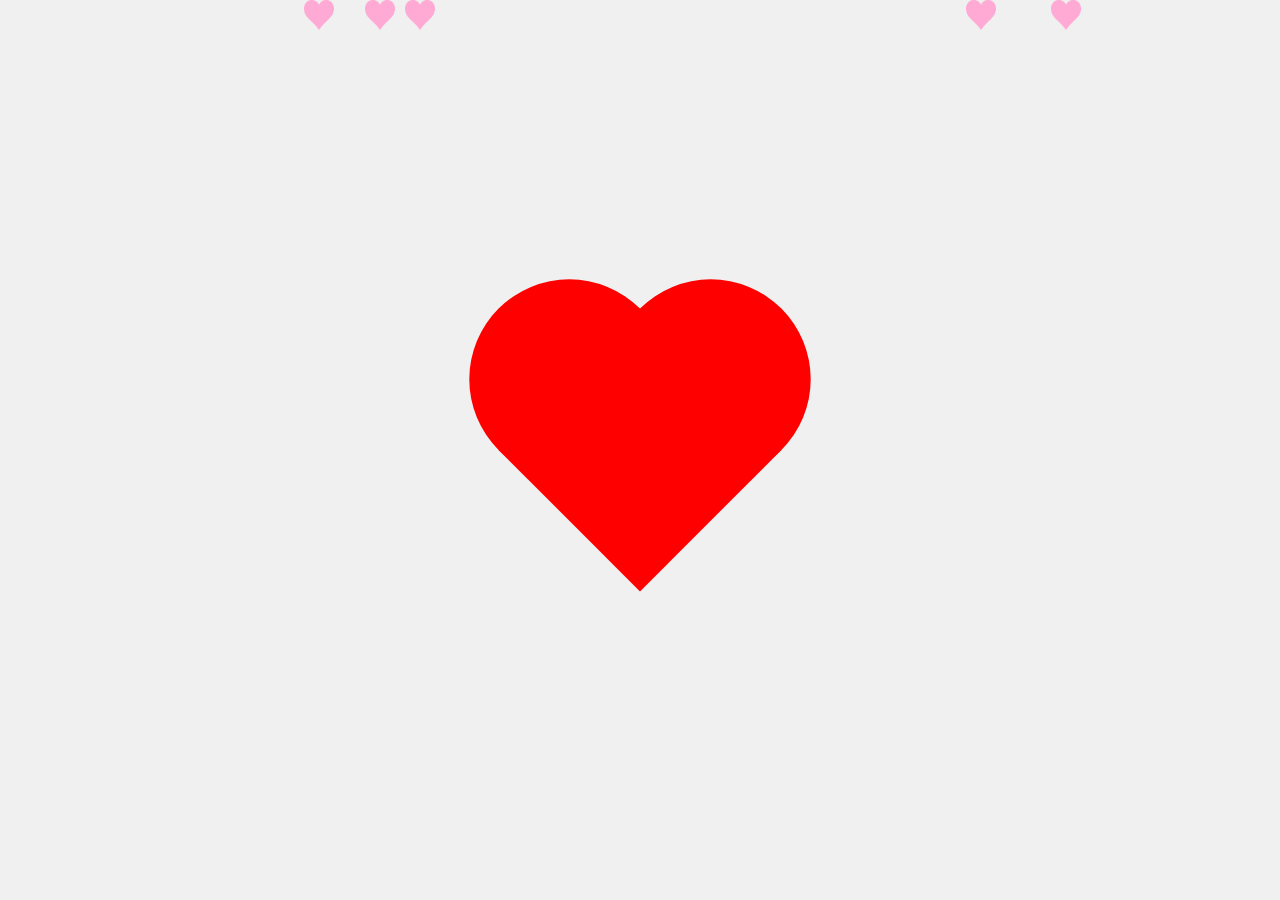
<file: index.html>
<!DOCTYPE html>
<html lang="en">
<head>
    <meta charset="UTF-8">
    <meta name="viewport" content="width=device-width, initial-scale=1.0">
    <title>Palpitando Corazón</title>
    <link rel="stylesheet" href="styles.css">
</head>
<body>
    <div class="heart-container">
        <div class="heart" id="heart"></div>
    </div>
    <div id="falling-hearts"></div>
    <div id="loading-overlay" class="hidden">
        <div class="loading-spinner"></div>
        <p>Cargando todo mi amor jeje...</p>
    </div>
    <script src="script.js"></script>
</body>
</html>
</file>
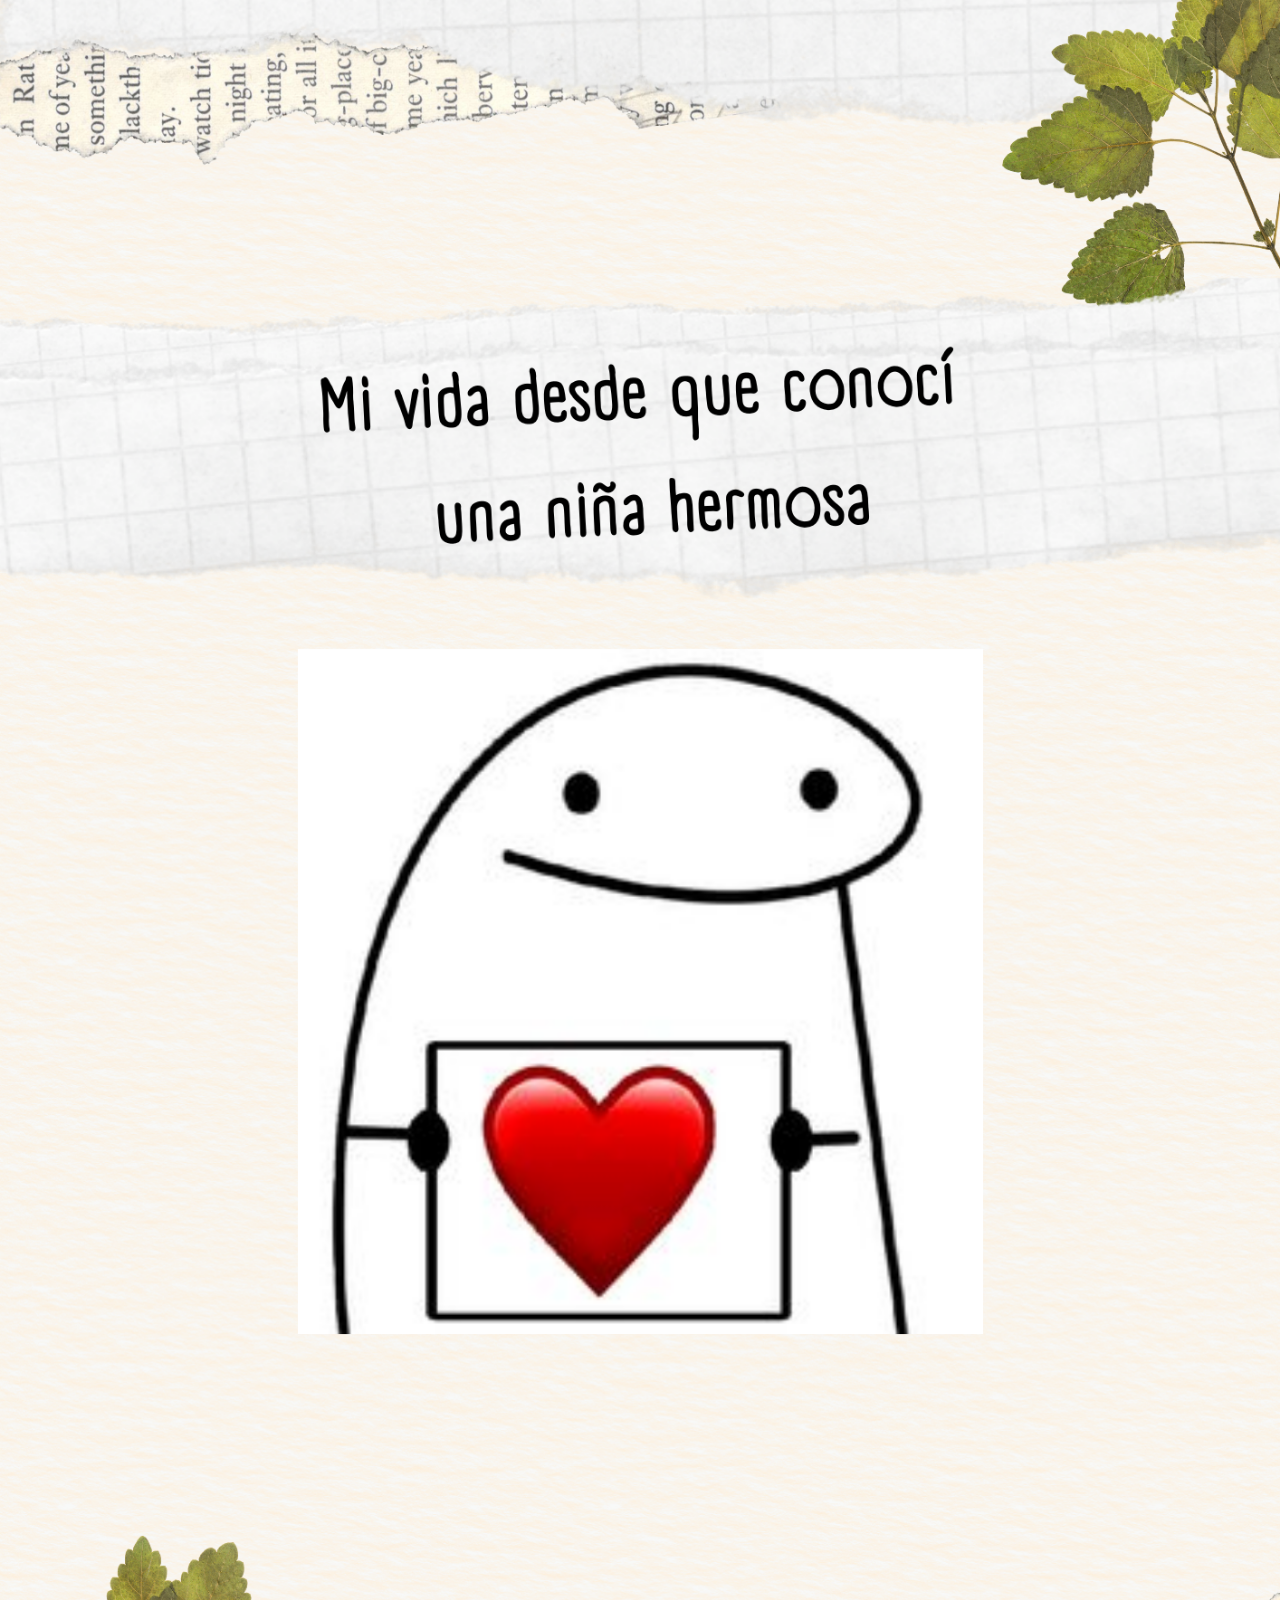
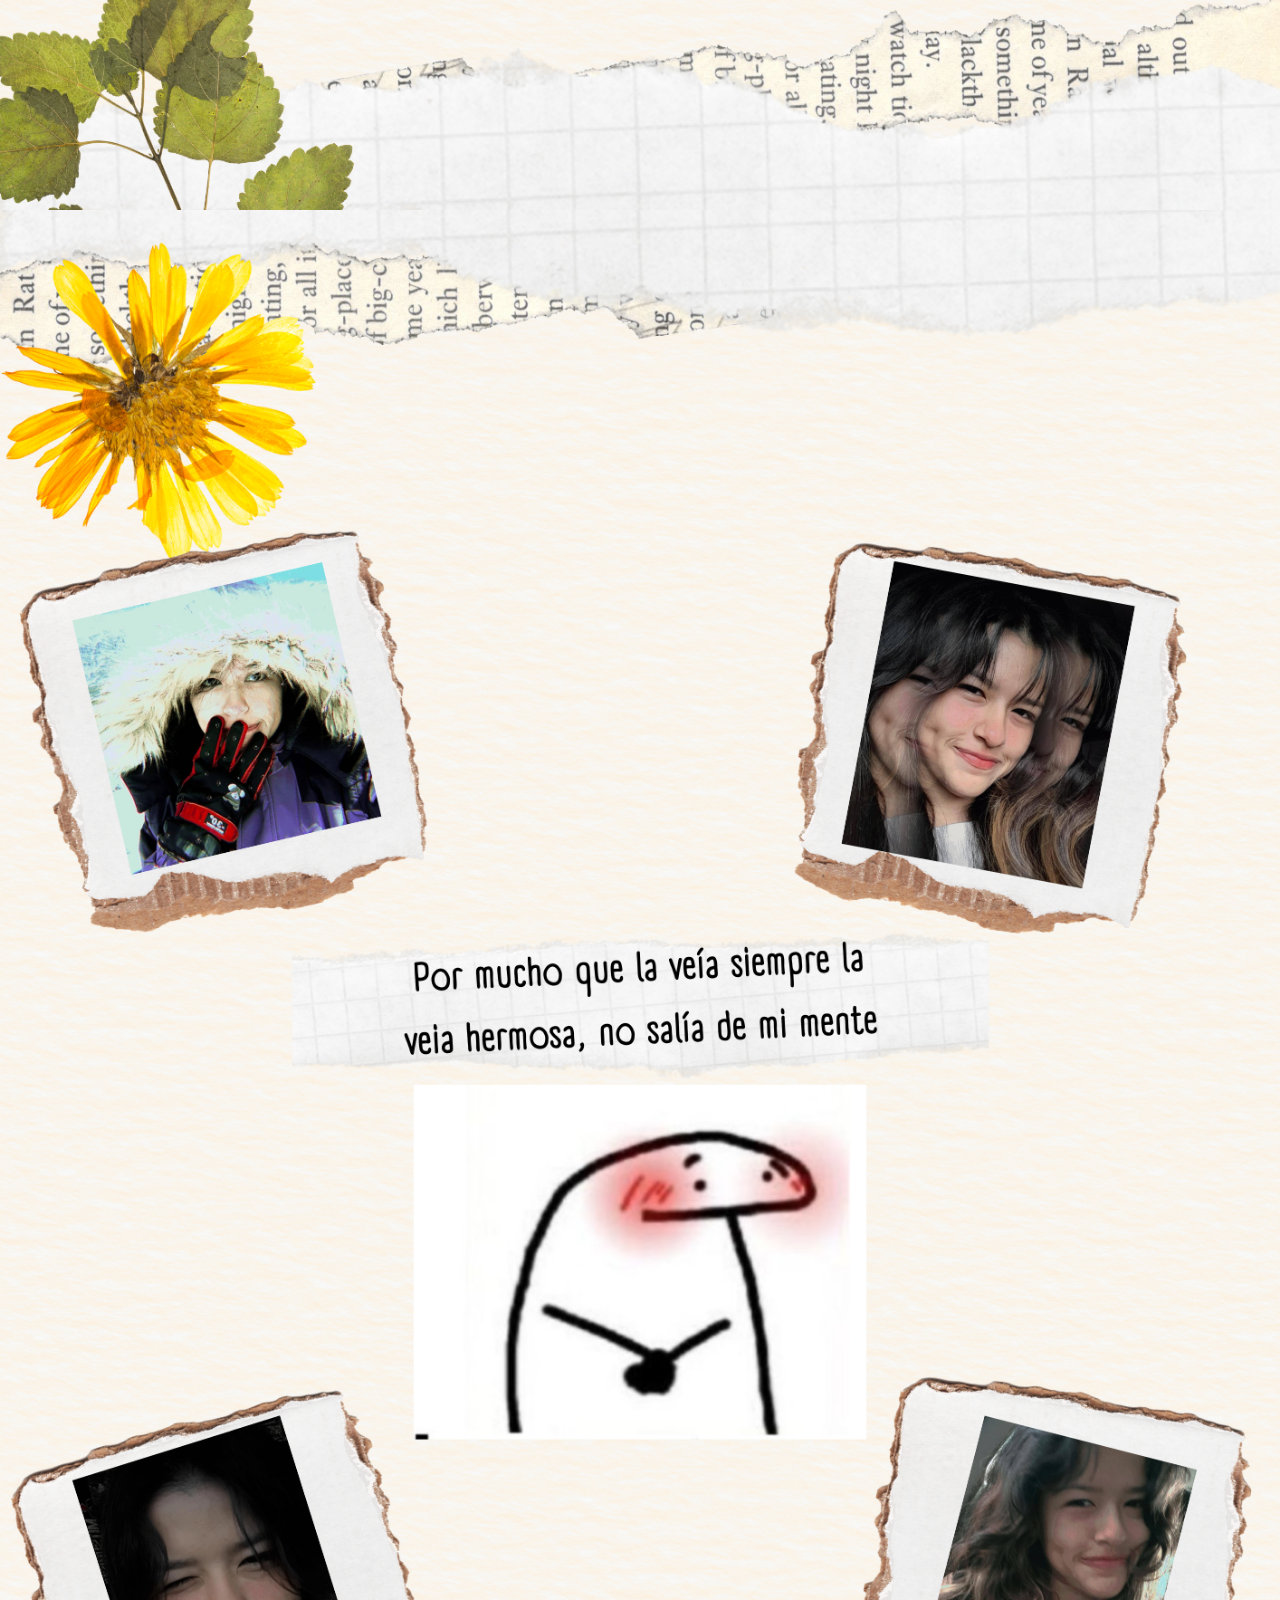
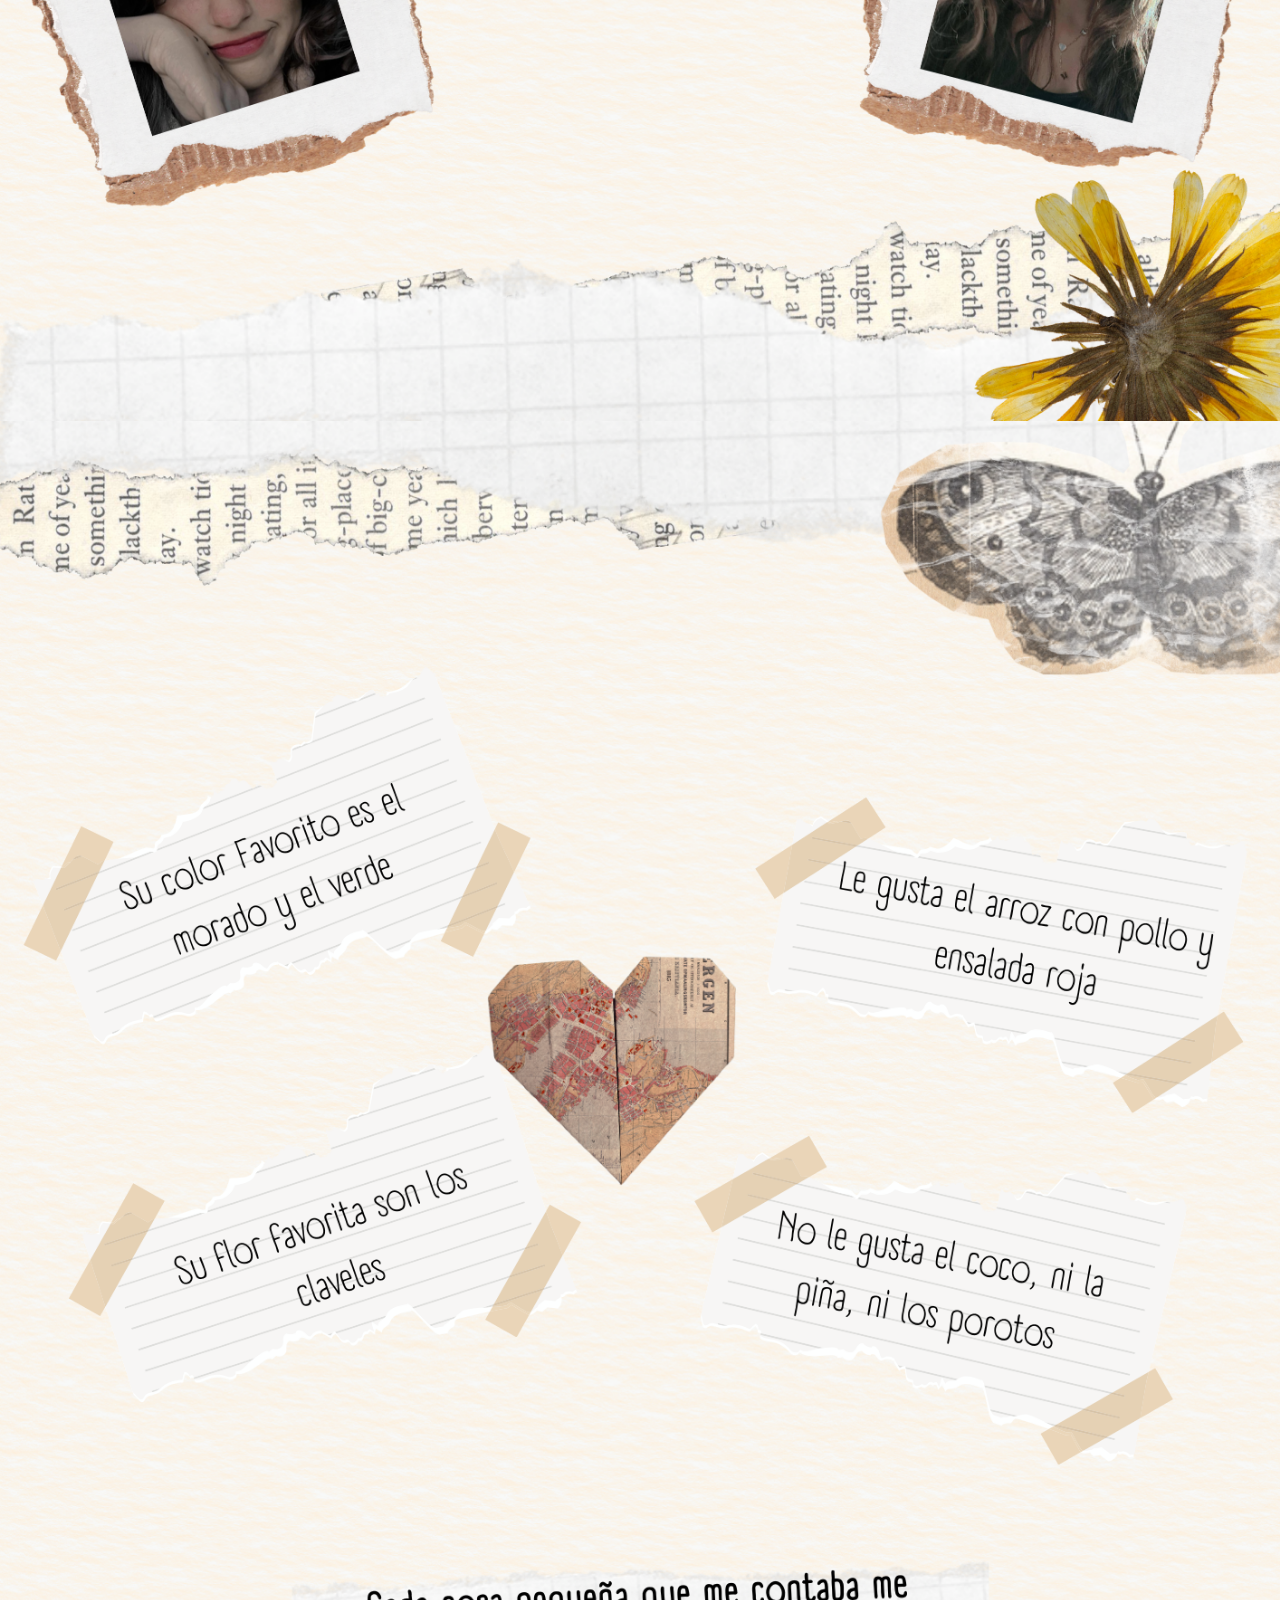
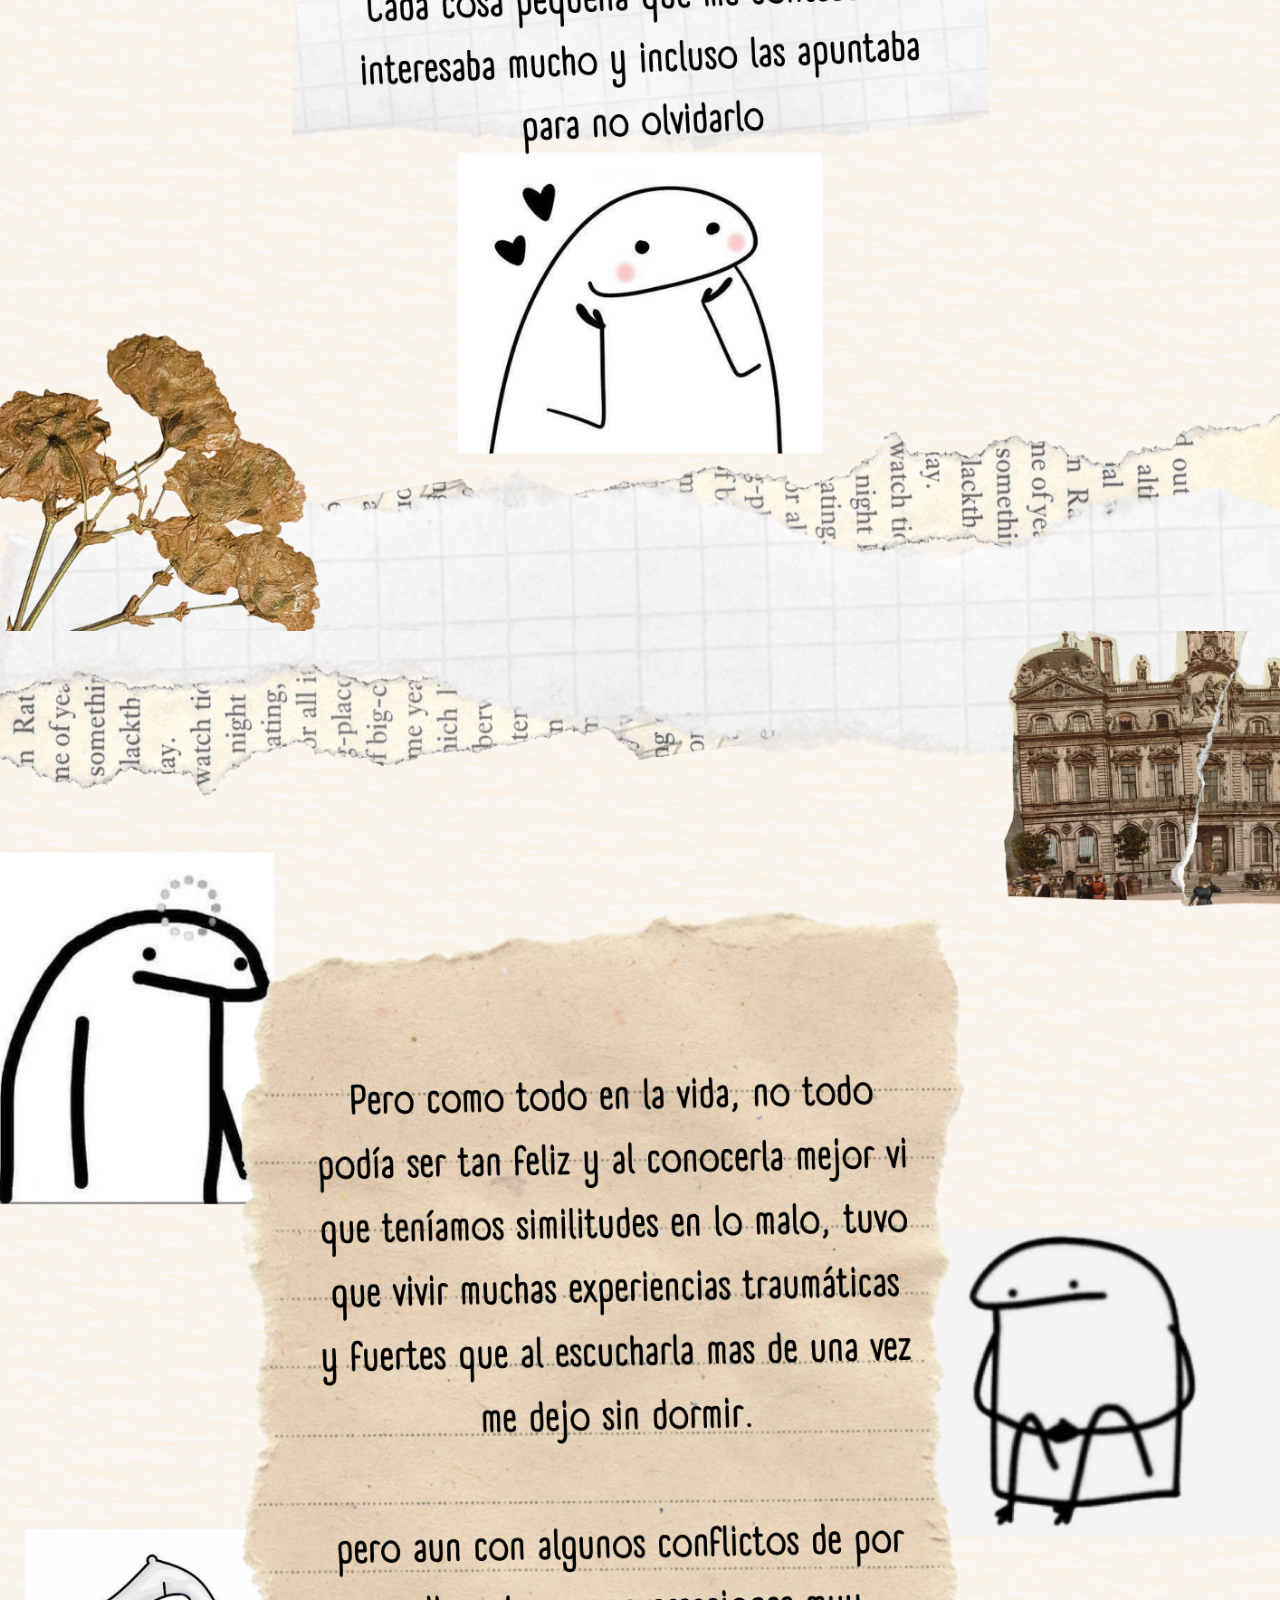
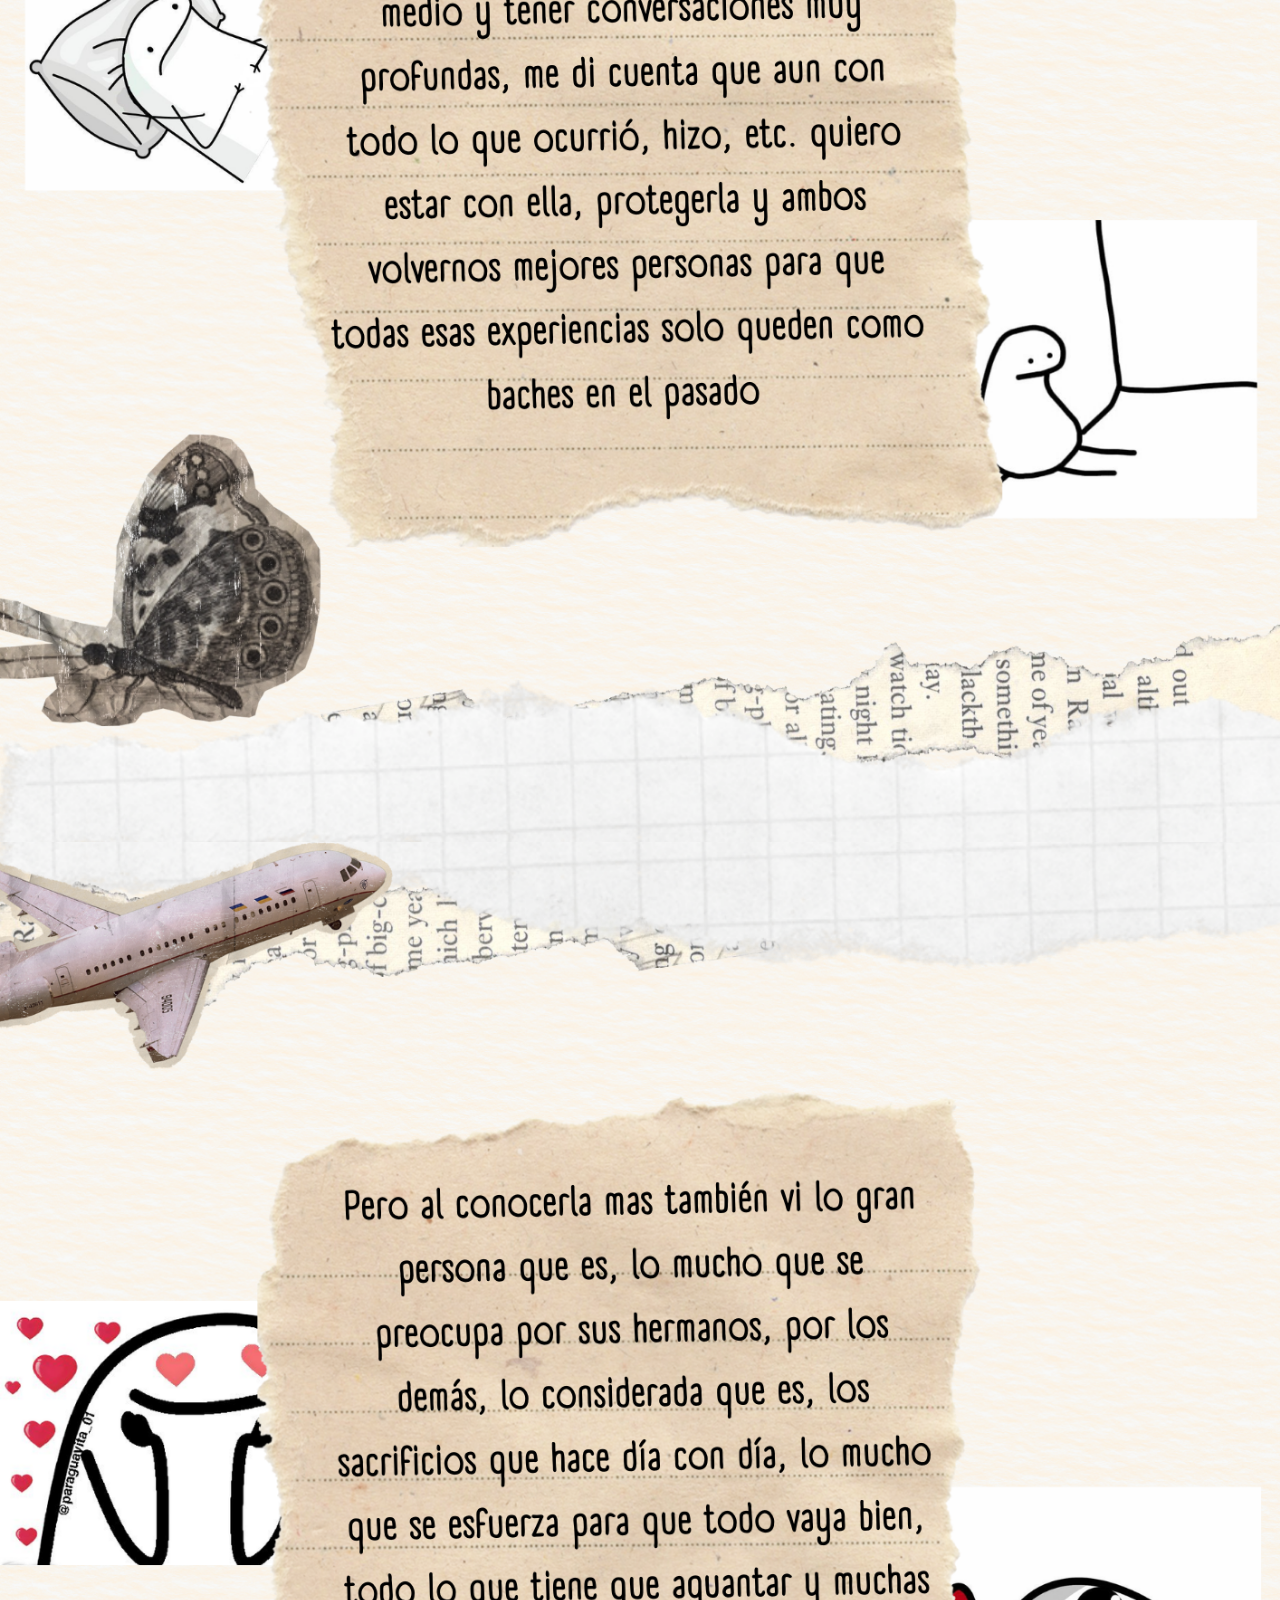
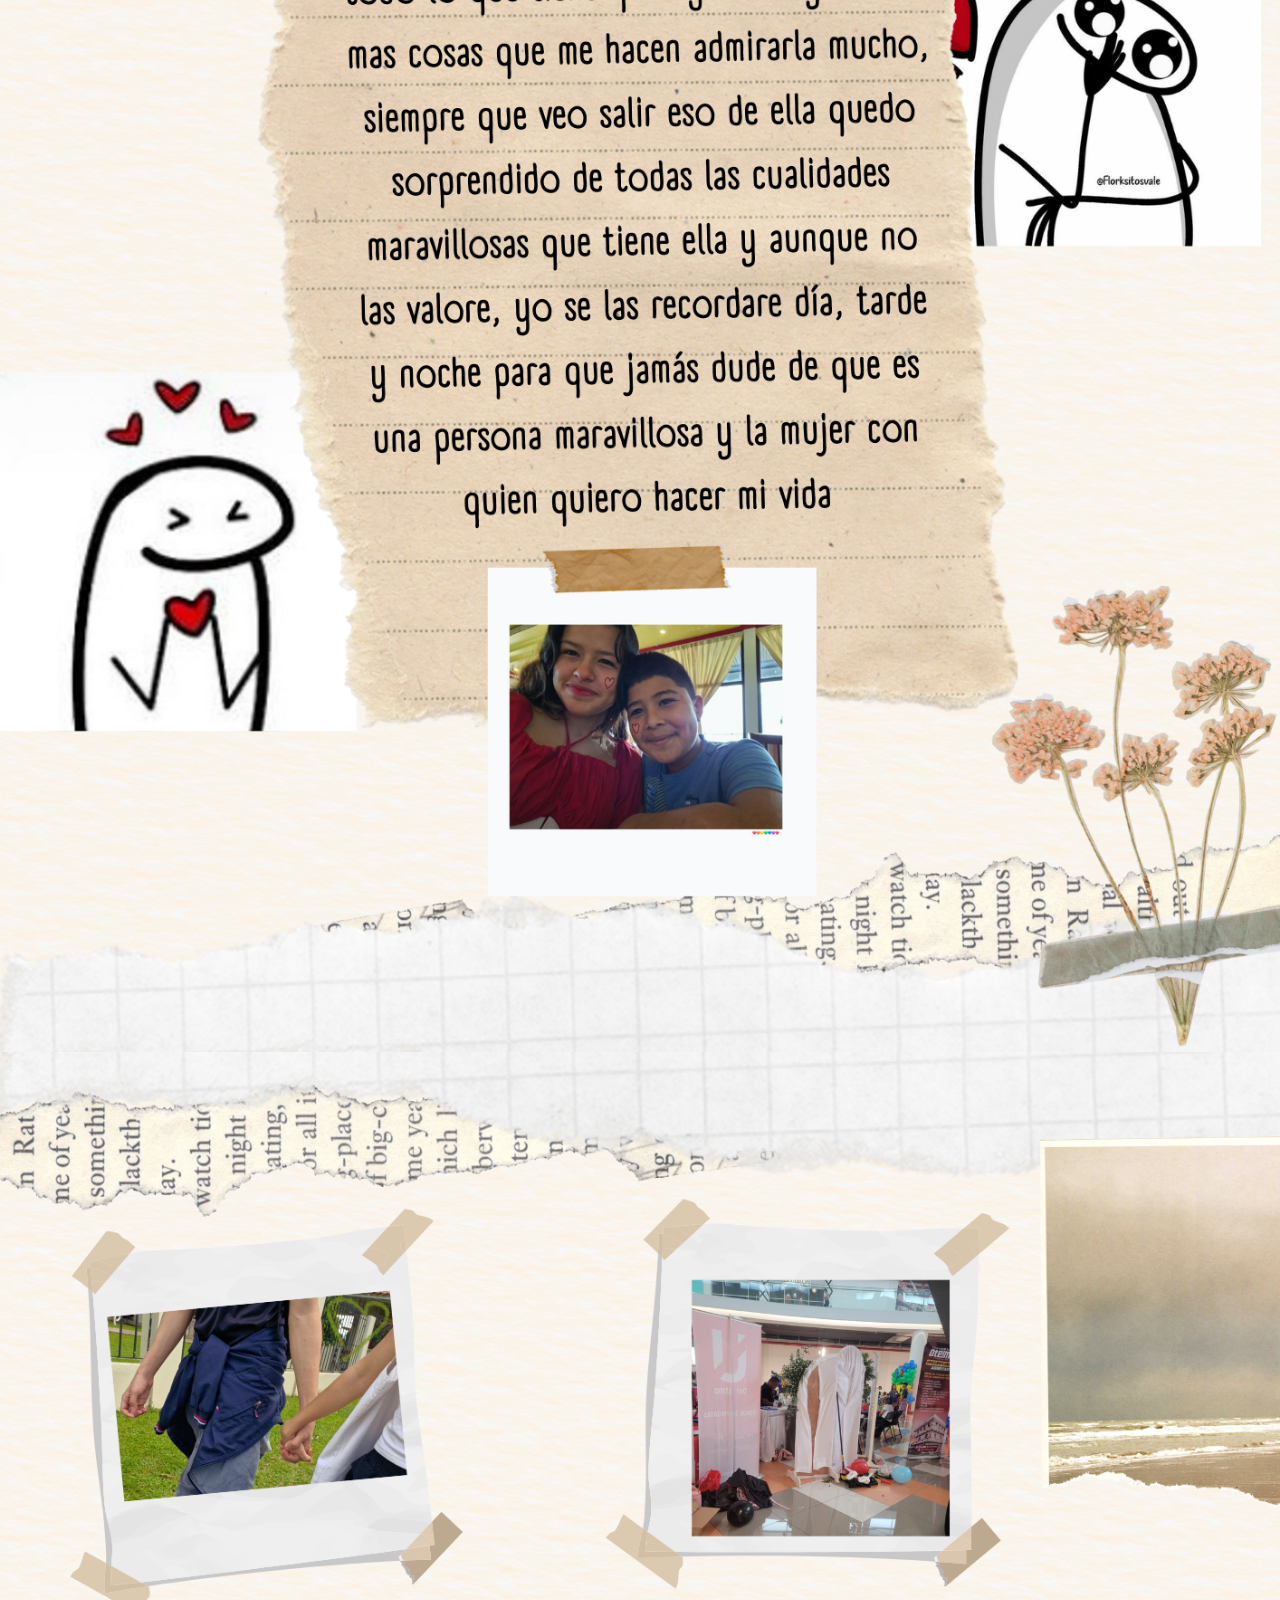
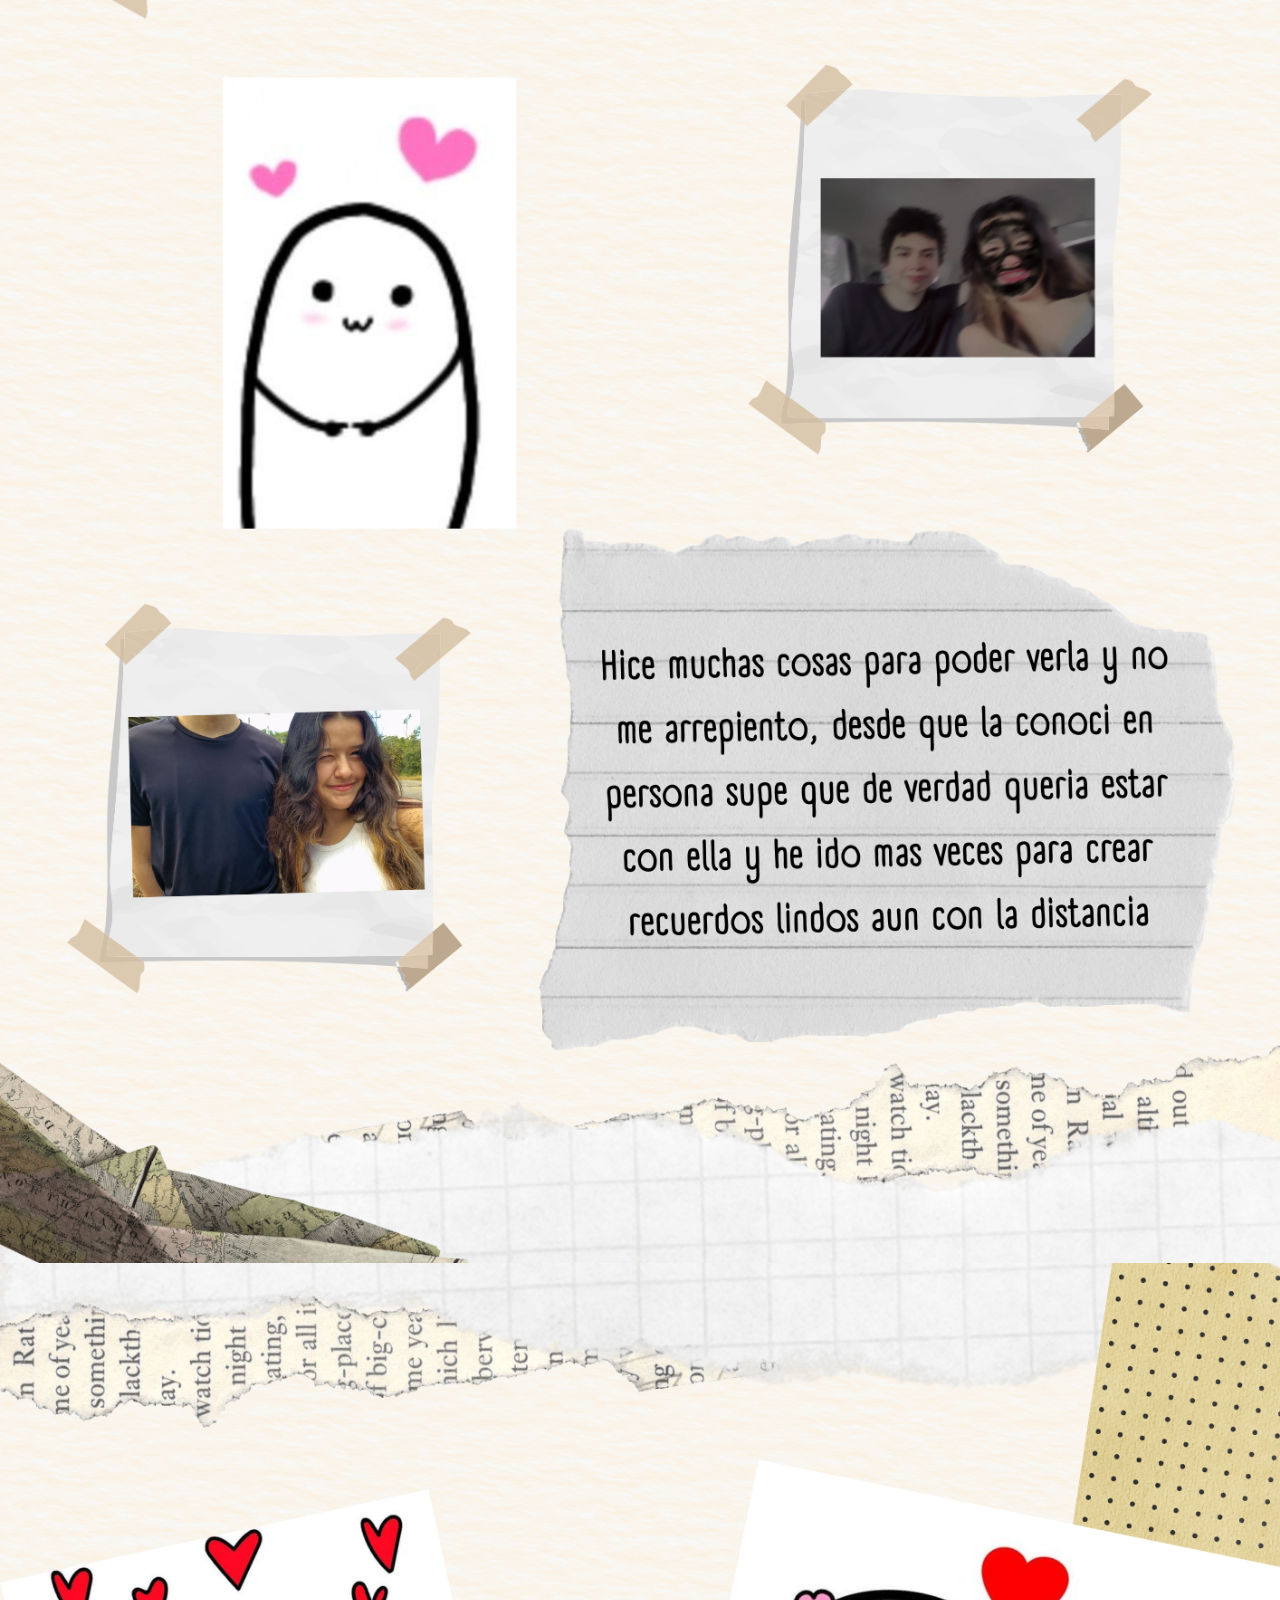
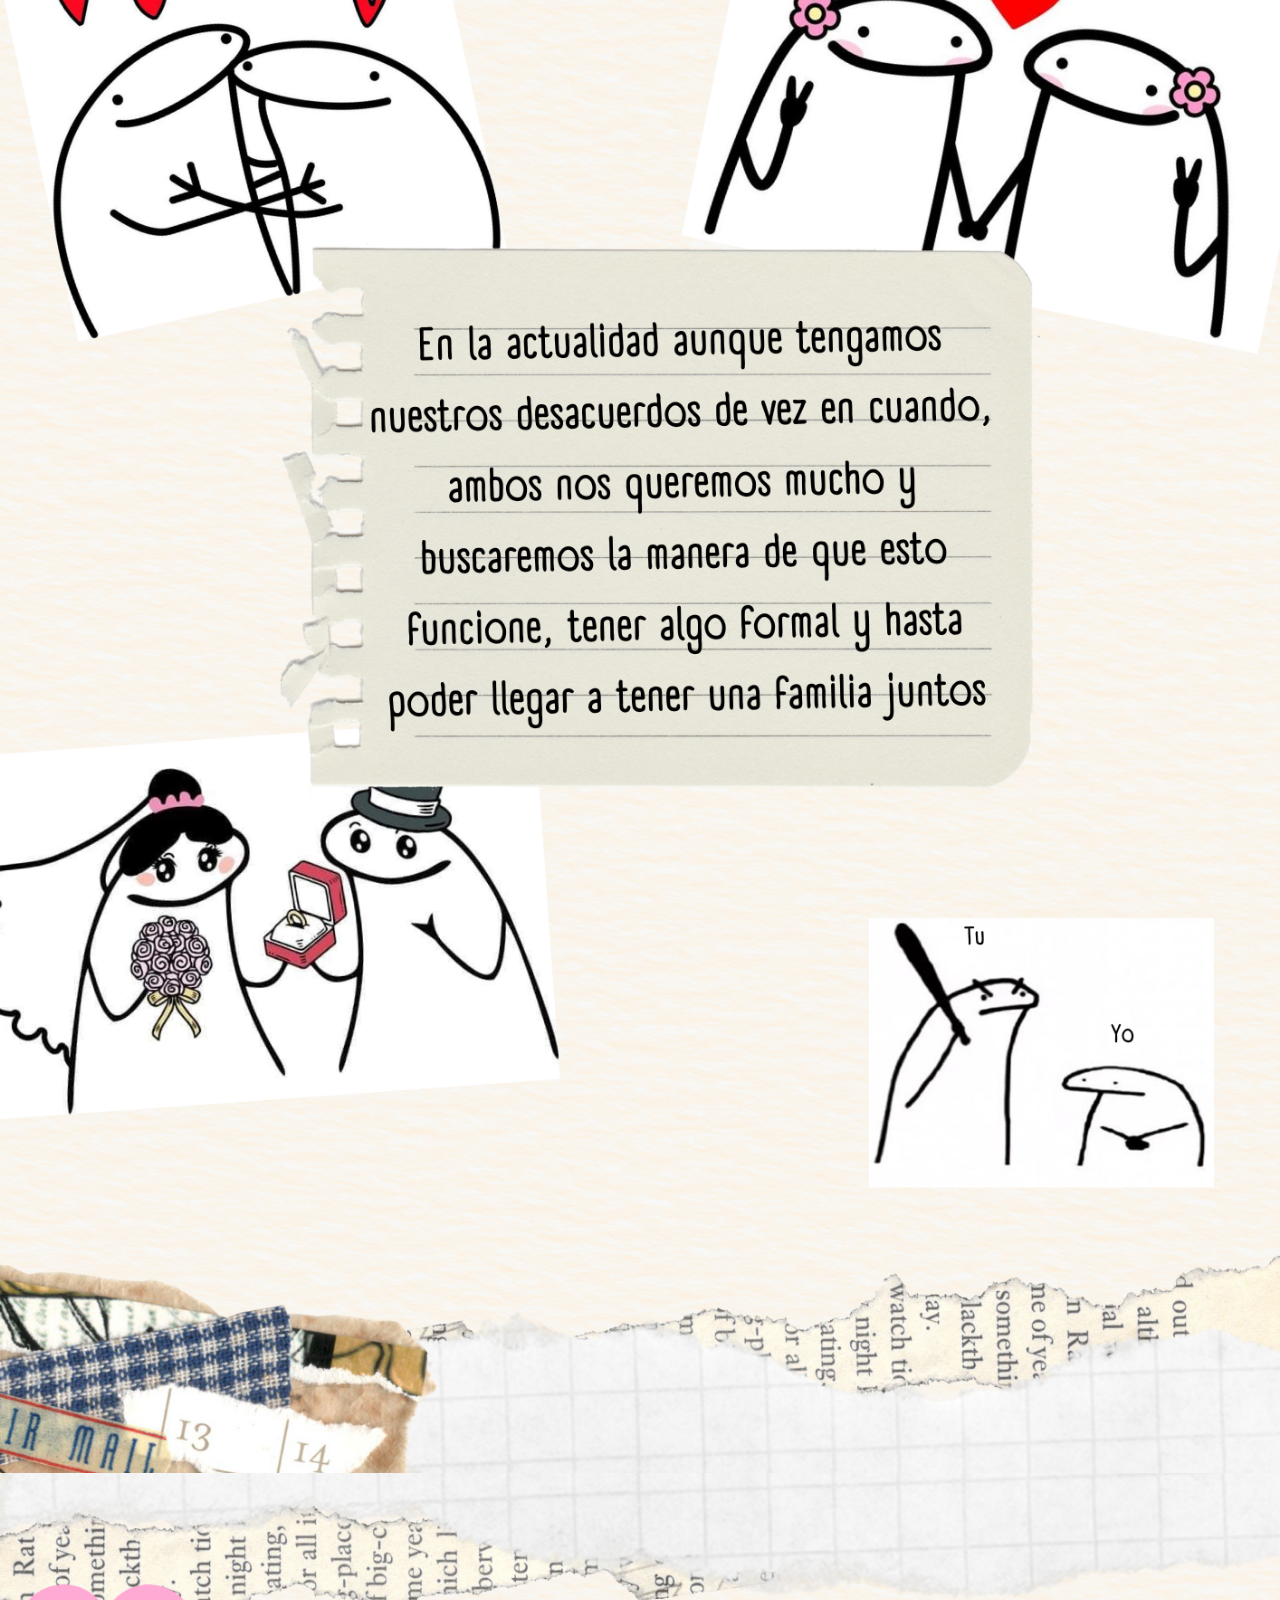
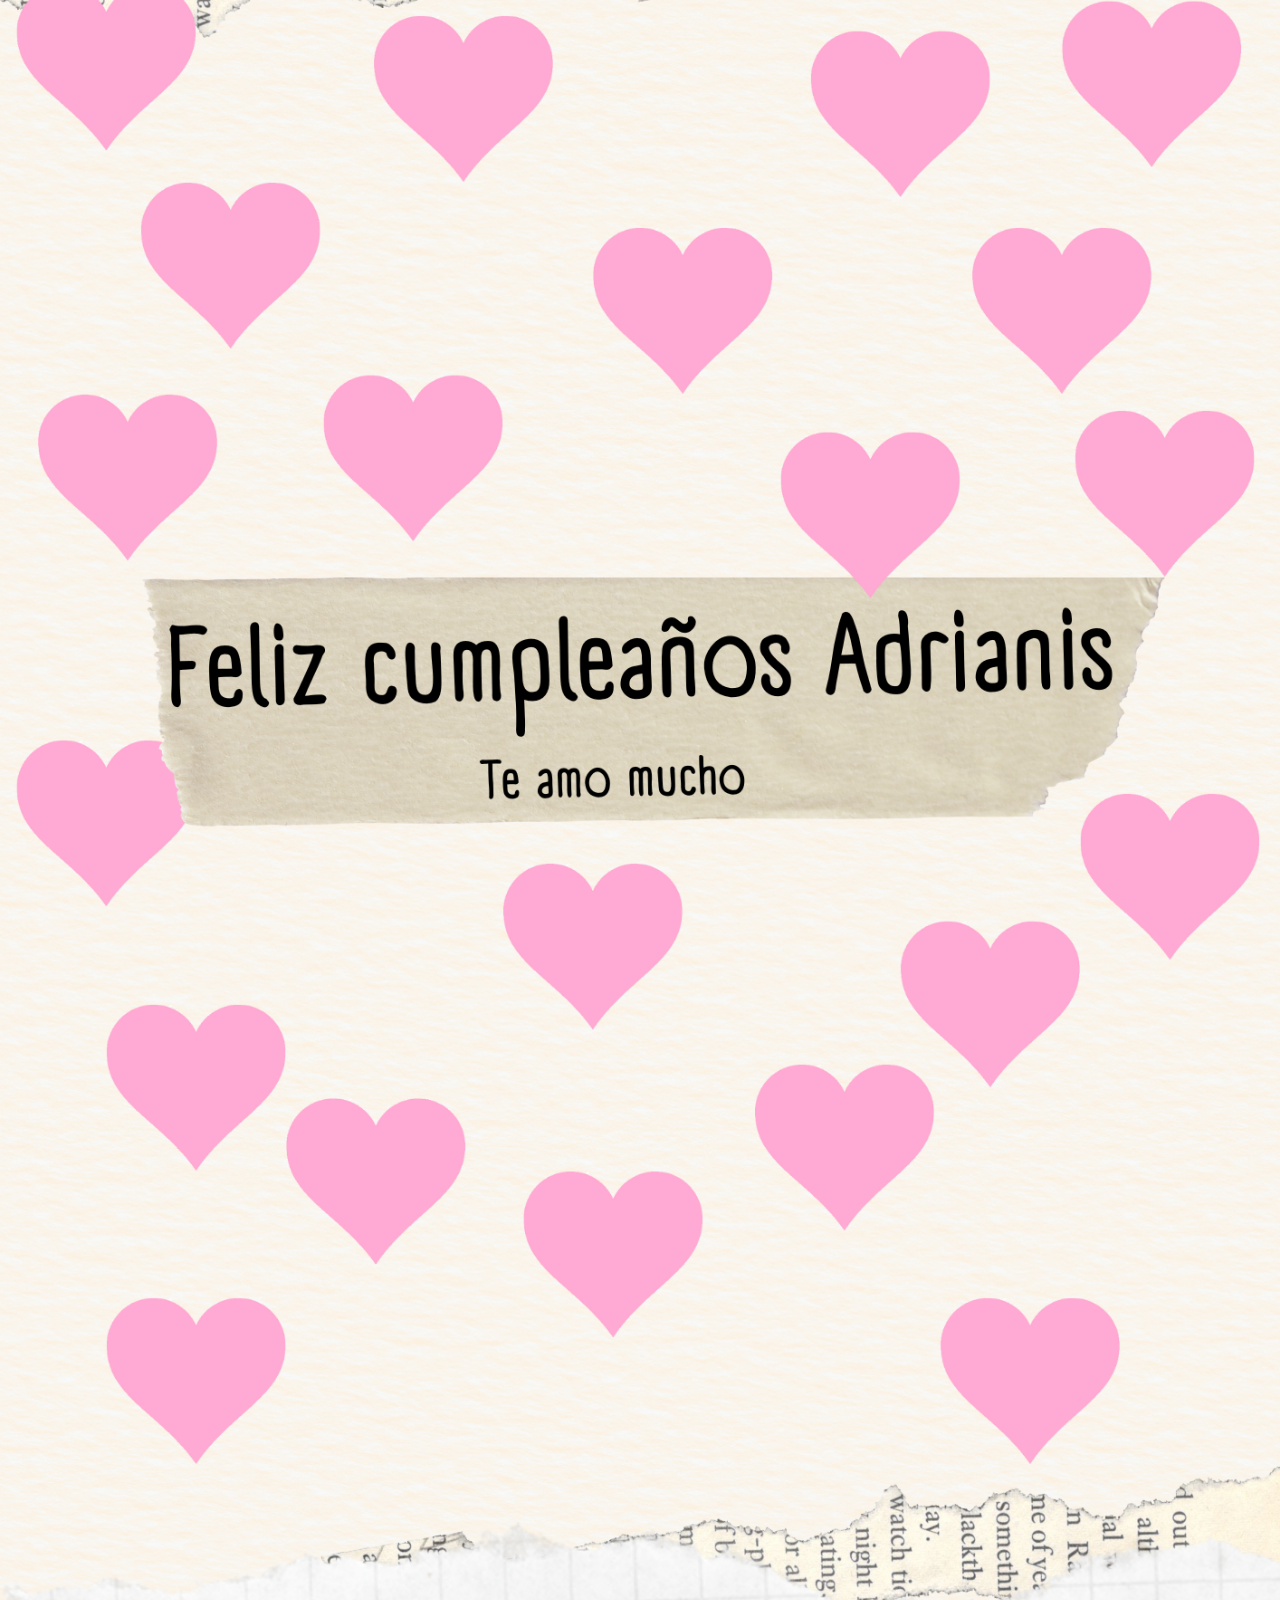
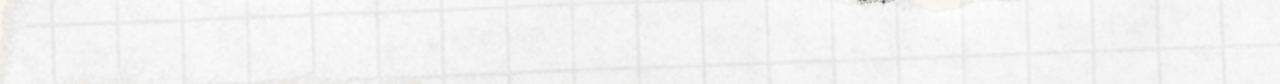
<file: carta.html>
<!DOCTYPE html>
<html lang="es">
<head>
    <meta charset="UTF-8">
    <meta name="viewport" content="width=device-width, initial-scale=1.0">
    <title>Imágenes en la Página</title>
    <style>
        body {
            margin: 0;
            padding: 0;
            display: flex;
            flex-direction: column;
        }

        img {
            width: 100%; /* La imagen ocupa todo el ancho */
            height: auto; /* Mantiene la proporción original */
            display: block; /* Evita el espacio blanco alrededor */
        }
    </style>
</head>
<body>
    <!-- Asegúrate de reemplazar 'imagen1.jpg' con los nombres de tus imágenes -->
    <img src="1.png" alt="Imagen 1">
    <img src="2.png" alt="Imagen 2">
    <img src="3.png" alt="Imagen 3">
    <img src="4.png" alt="Imagen 4">
    <img src="5.png" alt="Imagen 5">
    <img src="6.png" alt="Imagen 6">
    <img src="7.png" alt="Imagen 7">
    <img src="8.png" alt="Imagen 8">
</body>
</html>
</file>
<file: styles.css>
body {
    margin: 0;
    height: 100vh;
    overflow: hidden;
    display: flex;
    justify-content: center;
    align-items: center;
    background: #f0f0f0;
    font-family: Arial, sans-serif;
}

.heart-container {
    position: relative;
    z-index: 1;
}

.heart {
    width: 200px;
    height: 200px;
    background: red;
    position: relative;
    transform: rotate(-45deg);
    animation: heartbeat 1s infinite;
    cursor: pointer;
}

.heart::before,
.heart::after {
    content: '';
    width: 200px;
    height: 200px;
    background: red;
    border-radius: 50%;
    position: absolute;
}

.heart::before {
    top: -100px;
    left: 0;
}

.heart::after {
    left: 100px;
    top: 0;
}

@keyframes heartbeat {
    0%, 100% {
        transform: scale(1) rotate(-45deg);
    }
    50% {
        transform: scale(1.2) rotate(-45deg);
    }
}

#falling-hearts {
    position: absolute;
    top: 0;
    left: 0;
    width: 100%;
    height: 100%;
    z-index: 0;
    pointer-events: none;
}

.heart-falling {
    position: absolute;
    width: 30px;
    height: 30px;
    animation: fall linear infinite;
}

@keyframes fall {
    from {
        transform: translateY(-100px);
        opacity: 1;
    }
    to {
        transform: translateY(100vh);
        opacity: 0;
    }
}

/* Estilo de la animación de cargando */
#loading-overlay {
    position: fixed;
    top: 0;
    left: 0;
    width: 100%;
    height: 100%;
    background: rgba(255, 255, 255, 0.9);
    display: flex;
    flex-direction: column;
    justify-content: center;
    align-items: center;
    z-index: 9999;
}

#loading-overlay.hidden {
    display: none;
}

.loading-spinner {
    width: 50px;
    height: 50px;
    border: 5px solid #f3f3f3;
    border-top: 5px solid #ff4d4d;
    border-radius: 50%;
    animation: spin 1s linear infinite;
}

@keyframes spin {
    from {
        transform: rotate(0deg);
    }
    to {
        transform: rotate(360deg);
    }
}
</file>
